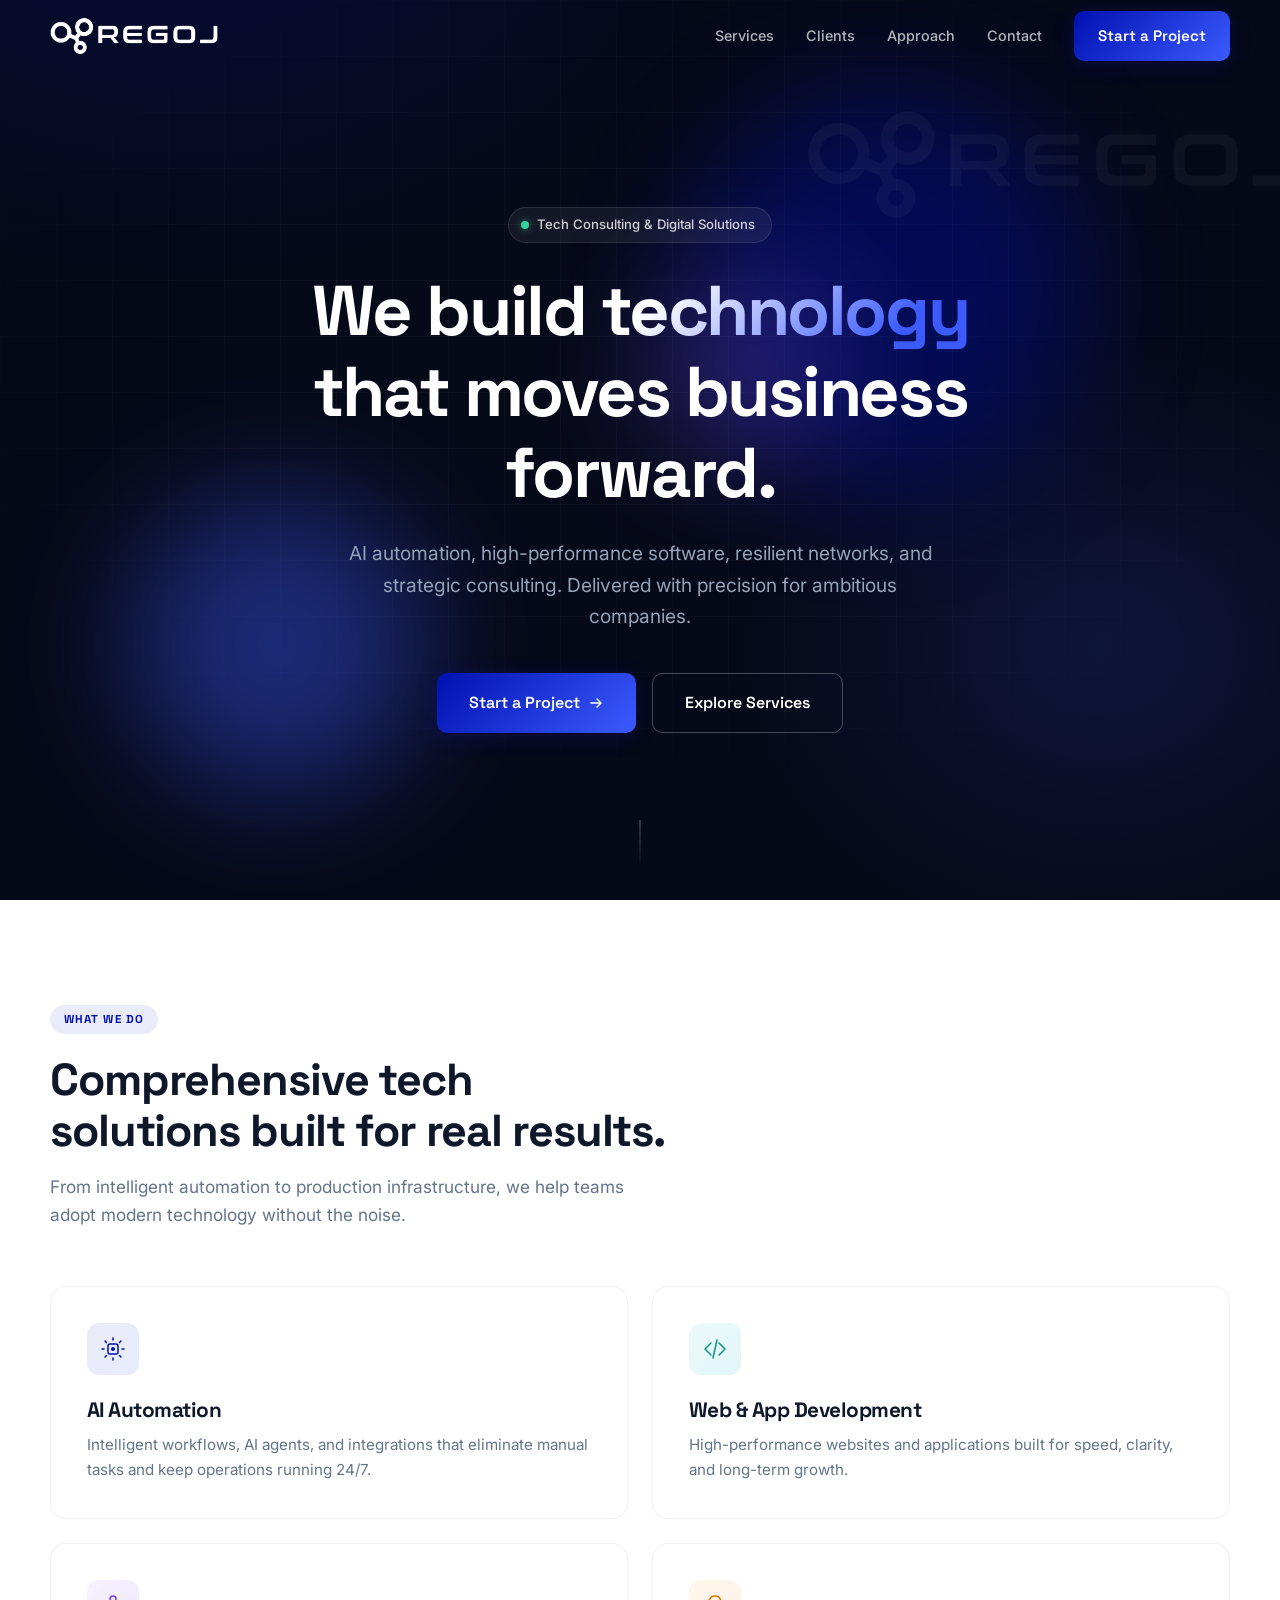
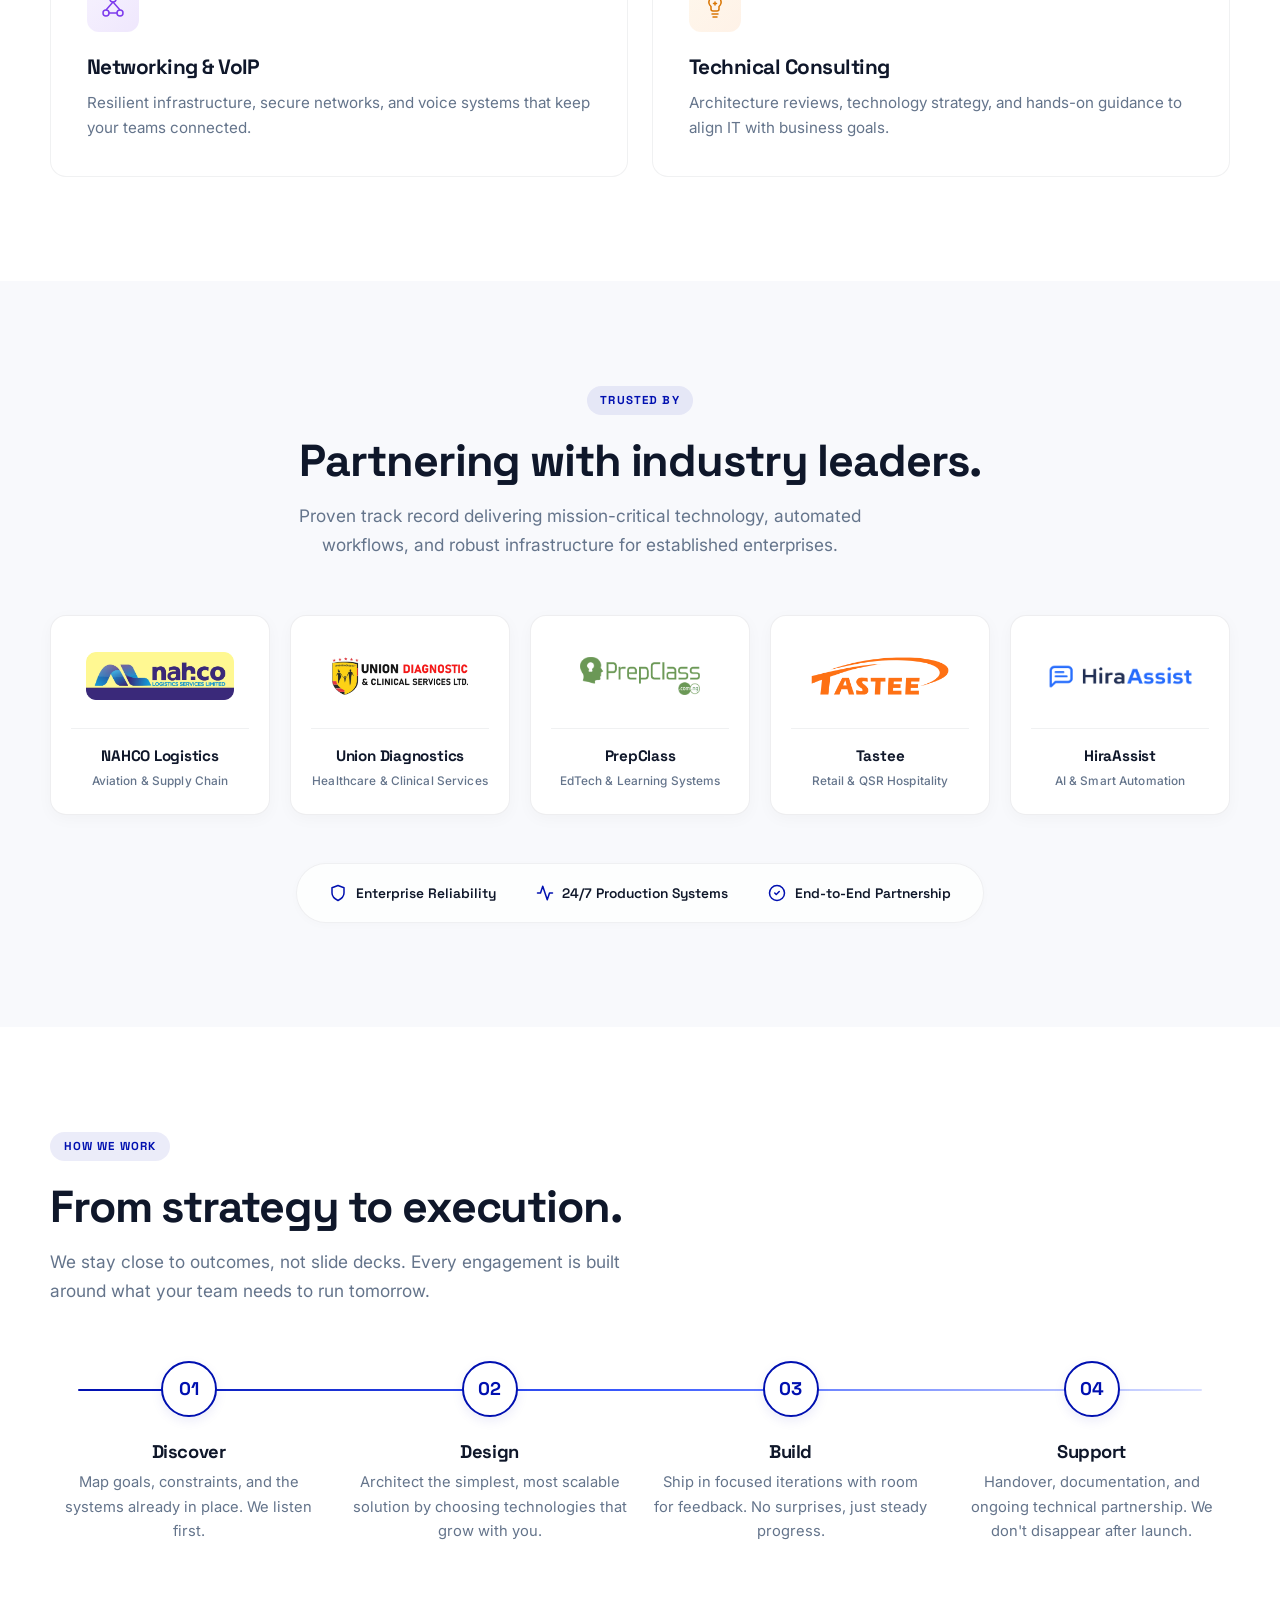
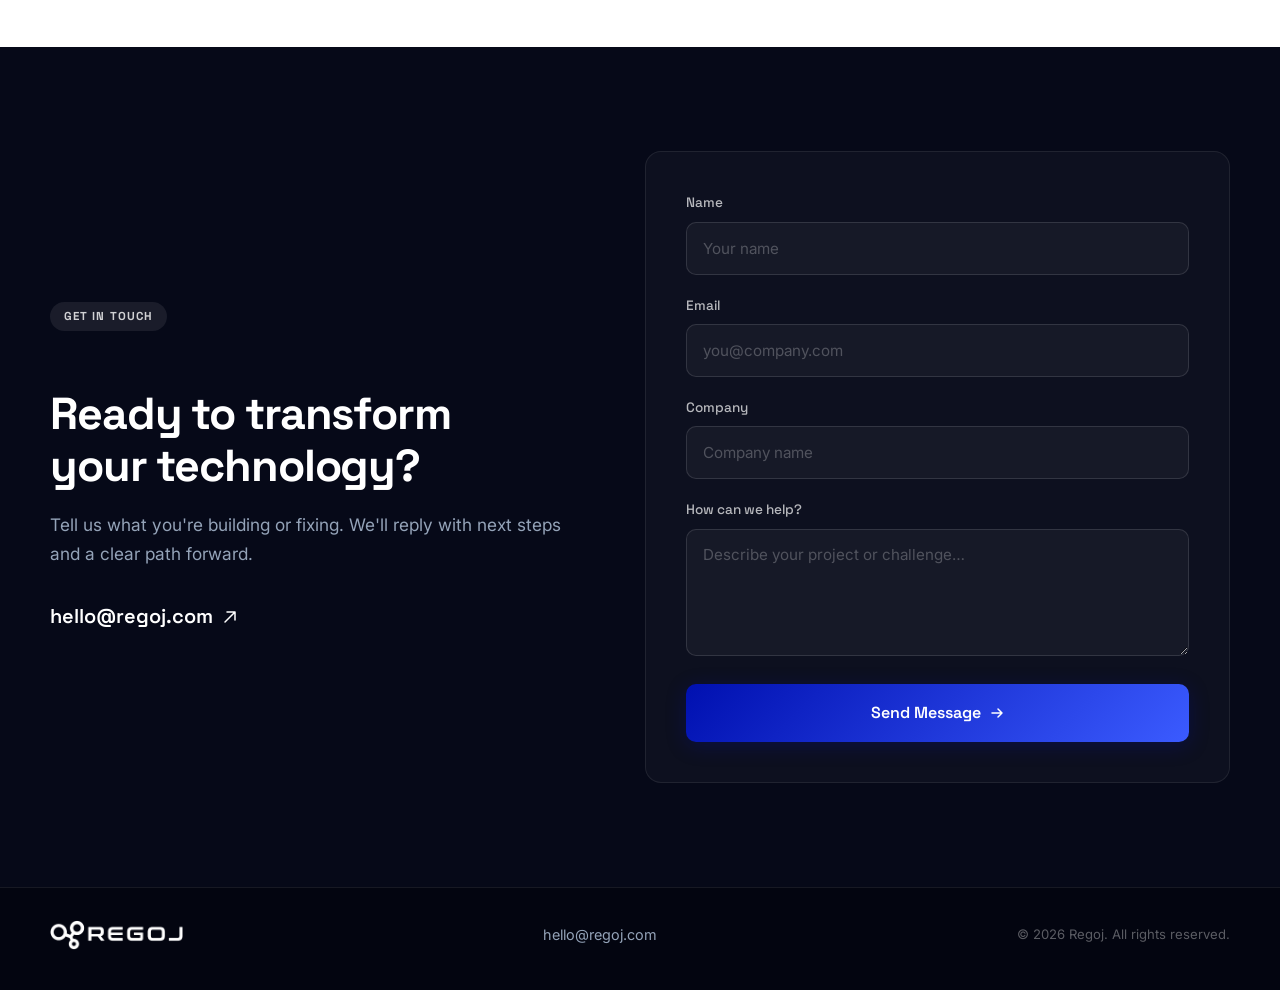
<file: index.html>
<!DOCTYPE html>
<html lang="en">
<head>
    <meta charset="UTF-8">
    <meta name="viewport" content="width=device-width, initial-scale=1.0">
    <title>Regoj | Tech Consulting &amp; Digital Solutions</title>
    <meta name="description" content="Regoj delivers AI automation, web and app development, networking, VoIP, and technical consulting for ambitious businesses.">
    <meta name="theme-color" content="#060918">
    <link rel="icon" type="image/png" href="assets/brand/regoj-icon-512.png">
    <link rel="apple-touch-icon" href="assets/brand/regoj-icon-512.png">

    <!-- Open Graph -->
    <meta property="og:title" content="Regoj | Tech Consulting &amp; Digital Solutions">
    <meta property="og:description" content="AI automation, software, networks, and VoIP. Practical consulting that ships, scales, and stays reliable.">
    <meta property="og:type" content="website">
    <meta property="og:url" content="https://regoj.com">

    <!-- Fonts -->
    <link rel="preconnect" href="https://fonts.googleapis.com">
    <link rel="preconnect" href="https://fonts.gstatic.com" crossorigin>
    <link href="https://fonts.googleapis.com/css2?family=Inter:wght@400;500;600&family=Space+Grotesk:wght@500;600;700&display=swap" rel="stylesheet">

    <link rel="stylesheet" href="styles.css">
</head>
<body>
    <a href="#main" class="skip-link">Skip to content</a>

    <!-- Header -->
    <header class="header" id="header" role="banner">
        <div class="container header__inner">
            <a href="#" class="header__brand" aria-label="Regoj home">
                <img src="assets/brand/Regoj Full Logo white.png" height="38" alt="Regoj" class="header__logo">
            </a>

            <nav class="header__nav" aria-label="Primary">
                <a href="#services">Services</a>
                <a href="#clients">Clients</a>
                <a href="#approach">Approach</a>
                <a href="#contact">Contact</a>
            </nav>

            <a href="#contact" class="btn btn--gradient header__cta">Start a Project</a>

            <button class="header__hamburger" id="nav-toggle" type="button"
                    aria-label="Open menu" aria-expanded="false" aria-controls="mobile-overlay">
                <span></span><span></span><span></span>
            </button>
        </div>
    </header>

    <!-- Mobile overlay -->
    <div class="mobile-overlay" id="mobile-overlay" role="dialog" aria-modal="true" aria-label="Navigation menu">
        <nav class="mobile-overlay__nav">
            <a href="#services" class="mobile-overlay__link">Services</a>
            <a href="#clients" class="mobile-overlay__link">Clients</a>
            <a href="#approach" class="mobile-overlay__link">Approach</a>
            <a href="#contact" class="mobile-overlay__link">Contact</a>
            <a href="#contact" class="btn btn--gradient mobile-overlay__cta">Start a Project</a>
        </nav>
    </div>

    <!-- Main -->
    <main id="main">

        <!-- ===================== HERO ===================== -->
        <section class="hero" id="top">
            <!-- Background layers -->
            <div class="hero__aurora" aria-hidden="true"></div>
            <div class="hero__grid" aria-hidden="true"></div>
            <div class="hero__orbs" aria-hidden="true">
                <div class="hero__orb hero__orb--a"></div>
                <div class="hero__orb hero__orb--b"></div>
                <div class="hero__orb hero__orb--c"></div>
            </div>
            <img src="assets/brand/Regoj Full Logo white.png" alt="" class="hero__watermark" aria-hidden="true">
            <div class="hero__particles" id="particles" aria-hidden="true"></div>

            <!-- Content -->
            <div class="container hero__content">
                <div class="hero__badge reveal">
                    <span class="hero__badge-dot"></span>
                    Tech Consulting &amp; Digital Solutions
                </div>
                <h1 class="hero__title reveal delay-1">
                    We build <span class="text-gradient">technology</span><br>
                    that moves business forward.
                </h1>
                <p class="hero__subtitle reveal delay-2">
                    AI automation, high-performance software, resilient networks, and
                    strategic consulting. Delivered with precision for ambitious companies.
                </p>
                <div class="hero__actions reveal delay-3">
                    <a href="#contact" class="btn btn--gradient btn--lg">
                        Start a Project
                        <svg width="16" height="16" viewBox="0 0 16 16" fill="none" aria-hidden="true">
                            <path d="M3 8h10M9 4l4 4-4 4" stroke="currentColor" stroke-width="1.5" stroke-linecap="round" stroke-linejoin="round"/>
                        </svg>
                    </a>
                    <a href="#services" class="btn btn--outline btn--lg">Explore Services</a>
                </div>
            </div>

            <!-- Scroll hint -->
            <div class="hero__scroll" aria-hidden="true">
                <div class="hero__scroll-line"></div>
            </div>
        </section>

        <!-- ===================== SERVICES ===================== -->
        <section class="section" id="services">
            <div class="container">
                <div class="section__header reveal">
                    <span class="eyebrow">What we do</span>
                    <h2>Comprehensive tech solutions built for real results.</h2>
                    <p class="section__lead">From intelligent automation to production infrastructure, we help teams adopt modern technology without the noise.</p>
                </div>

                <div class="services-grid">
                    <!-- AI Automation -->
                    <article class="card reveal delay-1">
                        <div class="card__icon">
                            <svg width="28" height="28" viewBox="0 0 28 28" fill="none" aria-hidden="true">
                                <path d="M14 3v2m0 18v2M3 14h2m18 0h2M6.1 6.1l1.4 1.4m13 13 1.4 1.4M6.1 21.9l1.4-1.4m13-13 1.4-1.4" stroke="currentColor" stroke-width="1.5" stroke-linecap="round"/>
                                <rect x="9" y="9" width="10" height="10" rx="2" stroke="currentColor" stroke-width="1.5"/>
                                <circle cx="14" cy="14" r="2" fill="currentColor"/>
                            </svg>
                        </div>
                        <h3>AI Automation</h3>
                        <p>Intelligent workflows, AI agents, and integrations that eliminate manual tasks and keep operations running 24/7.</p>
                        <span class="card__arrow" aria-hidden="true">→</span>
                    </article>

                    <!-- Web & App Development -->
                    <article class="card reveal delay-2">
                        <div class="card__icon card__icon--teal">
                            <svg width="28" height="28" viewBox="0 0 28 28" fill="none" aria-hidden="true">
                                <polyline points="10 8 4 14 10 20" stroke="currentColor" stroke-width="1.5" stroke-linecap="round" stroke-linejoin="round"/>
                                <polyline points="18 8 24 14 18 20" stroke="currentColor" stroke-width="1.5" stroke-linecap="round" stroke-linejoin="round"/>
                                <line x1="16" y1="5" x2="12" y2="23" stroke="currentColor" stroke-width="1.5" stroke-linecap="round"/>
                            </svg>
                        </div>
                        <h3>Web &amp; App Development</h3>
                        <p>High-performance websites and applications built for speed, clarity, and long-term growth.</p>
                        <span class="card__arrow" aria-hidden="true">→</span>
                    </article>

                    <!-- Networking & VoIP -->
                    <article class="card reveal delay-3">
                        <div class="card__icon card__icon--violet">
                            <svg width="28" height="28" viewBox="0 0 28 28" fill="none" aria-hidden="true">
                                <circle cx="14" cy="7" r="3" stroke="currentColor" stroke-width="1.5"/>
                                <circle cx="7" cy="21" r="3" stroke="currentColor" stroke-width="1.5"/>
                                <circle cx="21" cy="21" r="3" stroke="currentColor" stroke-width="1.5"/>
                                <line x1="14" y1="10" x2="7" y2="18" stroke="currentColor" stroke-width="1.5"/>
                                <line x1="14" y1="10" x2="21" y2="18" stroke="currentColor" stroke-width="1.5"/>
                                <line x1="10" y1="21" x2="18" y2="21" stroke="currentColor" stroke-width="1.5"/>
                            </svg>
                        </div>
                        <h3>Networking &amp; VoIP</h3>
                        <p>Resilient infrastructure, secure networks, and voice systems that keep your teams connected.</p>
                        <span class="card__arrow" aria-hidden="true">→</span>
                    </article>

                    <!-- Technical Consulting -->
                    <article class="card reveal delay-4">
                        <div class="card__icon card__icon--amber">
                            <svg width="28" height="28" viewBox="0 0 28 28" fill="none" aria-hidden="true">
                                <path d="M14 4a6 6 0 0 1 4 10.5V17a2 2 0 0 1-2 2h-4a2 2 0 0 1-2-2v-2.5A6 6 0 0 1 14 4z" stroke="currentColor" stroke-width="1.5" stroke-linejoin="round"/>
                                <line x1="11" y1="22" x2="17" y2="22" stroke="currentColor" stroke-width="1.5" stroke-linecap="round"/>
                                <line x1="12" y1="25" x2="16" y2="25" stroke="currentColor" stroke-width="1.5" stroke-linecap="round"/>
                                <line x1="14" y1="10" x2="14" y2="13" stroke="currentColor" stroke-width="1.5" stroke-linecap="round"/>
                                <line x1="12.5" y1="11.5" x2="15.5" y2="11.5" stroke="currentColor" stroke-width="1.5" stroke-linecap="round"/>
                            </svg>
                        </div>
                        <h3>Technical Consulting</h3>
                        <p>Architecture reviews, technology strategy, and hands-on guidance to align IT with business goals.</p>
                        <span class="card__arrow" aria-hidden="true">→</span>
                    </article>
                </div>
            </div>
        </section>

        <!-- ===================== CLIENTS ===================== -->
        <section class="section section--gray clients-section" id="clients">
            <div class="container">
                <div class="section__header section__header--center reveal">
                    <span class="eyebrow">Trusted by</span>
                    <h2>Partnering with industry leaders.</h2>
                    <p class="section__lead">Proven track record delivering mission-critical technology, automated workflows, and robust infrastructure for established enterprises.</p>
                </div>

                <div class="clients-showcase reveal delay-1">
                    <div class="client-card">
                        <div class="client-card__logo-box">
                            <img src="assets/logos/nahco.webp" alt="NAHCO Logistics" class="client-card__logo client-card__logo--nahco">
                        </div>
                        <div class="client-card__info">
                            <span class="client-card__name">NAHCO Logistics</span>
                            <span class="client-card__industry">Aviation &amp; Supply Chain</span>
                        </div>
                    </div>

                    <div class="client-card">
                        <div class="client-card__logo-box">
                            <img src="assets/logos/union-diagnostics-logo.png" alt="Union Diagnostics" class="client-card__logo client-card__logo--union">
                        </div>
                        <div class="client-card__info">
                            <span class="client-card__name">Union Diagnostics</span>
                            <span class="client-card__industry">Healthcare &amp; Clinical Services</span>
                        </div>
                    </div>

                    <div class="client-card">
                        <div class="client-card__logo-box">
                            <img src="assets/logos/prepclass.png" alt="PrepClass" class="client-card__logo client-card__logo--prepclass">
                        </div>
                        <div class="client-card__info">
                            <span class="client-card__name">PrepClass</span>
                            <span class="client-card__industry">EdTech &amp; Learning Systems</span>
                        </div>
                    </div>

                    <div class="client-card">
                        <div class="client-card__logo-box">
                            <img src="assets/logos/tastee-fried-chicken.png" alt="Tastee Fried Chicken" class="client-card__logo client-card__logo--tastee">
                        </div>
                        <div class="client-card__info">
                            <span class="client-card__name">Tastee</span>
                            <span class="client-card__industry">Retail &amp; QSR Hospitality</span>
                        </div>
                    </div>

                    <div class="client-card">
                        <div class="client-card__logo-box">
                            <img src="assets/logos/hiraassist.png" alt="HiraAssist" class="client-card__logo client-card__logo--hira">
                        </div>
                        <div class="client-card__info">
                            <span class="client-card__name">HiraAssist</span>
                            <span class="client-card__industry">AI &amp; Smart Automation</span>
                        </div>
                    </div>
                </div>

                <div class="clients-badge-strip reveal delay-2">
                    <div class="trust-pill">
                        <svg width="18" height="18" viewBox="0 0 24 24" fill="none" stroke="currentColor" stroke-width="2" stroke-linecap="round" stroke-linejoin="round"><path d="M12 22s8-4 8-10V5l-8-3-8 3v7c0 6 8 10 8 10z"/></svg>
                        <span>Enterprise Reliability</span>
                    </div>
                    <div class="trust-pill">
                        <svg width="18" height="18" viewBox="0 0 24 24" fill="none" stroke="currentColor" stroke-width="2" stroke-linecap="round" stroke-linejoin="round"><polyline points="22 12 18 12 15 21 9 3 6 12 2 12"/></svg>
                        <span>24/7 Production Systems</span>
                    </div>
                    <div class="trust-pill">
                        <svg width="18" height="18" viewBox="0 0 24 24" fill="none" stroke="currentColor" stroke-width="2" stroke-linecap="round" stroke-linejoin="round"><circle cx="12" cy="12" r="10"/><path d="m9 12 2 2 4-4"/></svg>
                        <span>End-to-End Partnership</span>
                    </div>
                </div>
            </div>
        </section>

        <!-- ===================== APPROACH ===================== -->
        <section class="section" id="approach">
            <div class="container">
                <div class="section__header reveal">
                    <span class="eyebrow">How we work</span>
                    <h2>From strategy to execution.</h2>
                    <p class="section__lead">We stay close to outcomes, not slide decks. Every engagement is built around what your team needs to run tomorrow.</p>
                </div>

                <div class="steps">
                    <article class="step reveal delay-1">
                        <div class="step__number">01</div>
                        <div class="step__body">
                            <h3>Discover</h3>
                            <p>Map goals, constraints, and the systems already in place. We listen first.</p>
                        </div>
                    </article>
                    <article class="step reveal delay-2">
                        <div class="step__number">02</div>
                        <div class="step__body">
                            <h3>Design</h3>
                            <p>Architect the simplest, most scalable solution by choosing technologies that grow with you.</p>
                        </div>
                    </article>
                    <article class="step reveal delay-3">
                        <div class="step__number">03</div>
                        <div class="step__body">
                            <h3>Build</h3>
                            <p>Ship in focused iterations with room for feedback. No surprises, just steady progress.</p>
                        </div>
                    </article>
                    <article class="step reveal delay-4">
                        <div class="step__number">04</div>
                        <div class="step__body">
                            <h3>Support</h3>
                            <p>Handover, documentation, and ongoing technical partnership. We don't disappear after launch.</p>
                        </div>
                    </article>
                </div>
            </div>
        </section>

        <!-- ===================== CONTACT ===================== -->
        <section class="section section--dark" id="contact">
            <div class="container">
                <div class="contact-grid">
                    <div class="contact__info reveal">
                        <span class="eyebrow eyebrow--light">Get in touch</span>
                        <h2>Ready to transform<br>your technology?</h2>
                        <p class="contact__lead">Tell us what you're building or fixing. We'll reply with next steps and a clear path forward.</p>
                        <a href="mailto:hello@regoj.com" class="contact__email">
                            hello@regoj.com
                            <svg width="18" height="18" viewBox="0 0 18 18" fill="none" aria-hidden="true">
                                <path d="M4 14L14 4M14 4H6M14 4v8" stroke="currentColor" stroke-width="1.5" stroke-linecap="round" stroke-linejoin="round"/>
                            </svg>
                        </a>
                    </div>

                    <div class="contact__form-wrap reveal delay-2">
                        <form class="contact-form" id="contact-form" name="contact" method="POST"
                              action="/" data-netlify="true" netlify-honeypot="bot-field"
                              onsubmit="return handleContactSubmit(event);">
                            <input type="hidden" name="form-name" value="contact">
                            <p class="visually-hidden">
                                <label>Don't fill this out: <input name="bot-field"></label>
                                <label>Leave this empty: <input name="work_phone" tabindex="-1" autocomplete="off"></label>
                            </p>

                            <div class="form-field">
                                <label for="name">Name</label>
                                <input type="text" id="name" name="name" autocomplete="name" required placeholder="Your name">
                            </div>
                            <div class="form-field">
                                <label for="email">Email</label>
                                <input type="email" id="email" name="email" autocomplete="email" required placeholder="you@company.com">
                            </div>
                            <div class="form-field">
                                <label for="company">Company</label>
                                <input type="text" id="company" name="company" autocomplete="organization" placeholder="Company name">
                            </div>
                            <div class="form-field">
                                <label for="message">How can we help?</label>
                                <textarea id="message" name="message" rows="4" required placeholder="Describe your project or challenge…"></textarea>
                            </div>
                            <div class="form-status" id="form-status" role="alert" hidden></div>
                            <button class="btn btn--gradient btn--lg form-submit" id="form-submit-btn" type="submit">
                                <span class="form-submit__text">Send Message</span>
                                <svg class="form-submit__arrow" width="16" height="16" viewBox="0 0 16 16" fill="none" aria-hidden="true">
                                    <path d="M3 8h10M9 4l4 4-4 4" stroke="currentColor" stroke-width="1.5" stroke-linecap="round" stroke-linejoin="round"/>
                                </svg>
                                <svg class="form-submit__check" width="18" height="18" viewBox="0 0 24 24" fill="none" stroke="currentColor" stroke-width="2.5" stroke-linecap="round" stroke-linejoin="round" aria-hidden="true" hidden>
                                    <polyline points="20 6 9 17 4 12"/>
                                </svg>
                                <span class="form-submit__spinner" aria-hidden="true" hidden></span>
                            </button>
                            <p class="form-reset-hint" id="form-reset-hint" hidden>
                                Message submitted. <button type="button" class="form-reset-link" id="contact-reset-btn">Send another message</button>
                            </p>
                        </form>
                    </div>
                </div>
            </div>
        </section>
    </main>

    <!-- Footer -->
    <footer class="footer" role="contentinfo">
        <div class="container footer__inner">
            <a href="#top" class="footer__brand" aria-label="Regoj home">
                <img src="assets/brand/Regoj Full Logo white.png" height="30" alt="Regoj">
            </a>
            <a href="mailto:hello@regoj.com" class="footer__email">hello@regoj.com</a>
            <p class="footer__copy">&copy; <span data-year></span> Regoj. All rights reserved.</p>
        </div>
    </footer>

    <script src="script.js?v=2.4"></script>
</body>
</html>
</file>
<file: styles.css>
/* ============================================================
   REGOJ.COM - Styles
   ============================================================ */

/* --- Custom Properties --- */
:root {
  /* Palette */
  --brand:       #0010b0;
  --brand-light: #3b5bff;
  --brand-glow:  rgba(59, 91, 255, 0.35);
  --accent:      #f59e0b;
  --dark:        #060918;
  --dark-card:   #0d1129;
  --dark-border: rgba(255, 255, 255, 0.08);
  --light:       #f8f9fc;
  --white:       #ffffff;
  --ink:         #0f172a;
  --muted:       #64748b;
  --muted-light: #94a3b8;
  --border:      rgba(15, 23, 42, 0.06);

  /* Typography */
  --font-body:    'Inter', system-ui, -apple-system, sans-serif;
  --font-heading: 'Space Grotesk', system-ui, sans-serif;

  /* Layout */
  --container:    1180px;
  --header-h:     72px;
  --radius:       16px;
  --radius-sm:    10px;

  /* Motion */
  --ease:   cubic-bezier(0.22, 1, 0.36, 1);
  --ease-out: cubic-bezier(0, 0, 0.2, 1);
  --dur:    0.35s;
}

/* --- Reset --- */
*, *::before, *::after { box-sizing: border-box; }

html { scroll-behavior: smooth; }

[hidden] {
  display: none !important;
}

body {
  margin: 0;
  font-family: var(--font-body);
  font-size: 1rem;
  line-height: 1.65;
  color: var(--ink);
  background: var(--white);
  -webkit-font-smoothing: antialiased;
  -moz-osx-font-smoothing: grayscale;
}

h1, h2, h3, h4 {
  font-family: var(--font-heading);
  line-height: 1.15;
  letter-spacing: -0.025em;
  color: var(--ink);
  text-wrap: balance;
}

img, svg { display: block; max-width: 100%; }
a { color: inherit; text-decoration: none; }
button, input, textarea { font: inherit; }

/* --- Utilities --- */
.container {
  width: min(var(--container), calc(100% - 3rem));
  margin-inline: auto;
}

.visually-hidden {
  position: absolute !important;
  width: 1px; height: 1px;
  padding: 0; margin: -1px;
  overflow: hidden;
  clip: rect(0, 0, 0, 0);
  border: 0;
}

.skip-link {
  position: absolute; left: 1rem; top: -3rem;
  background: var(--brand); color: white;
  padding: 0.6rem 1rem; border-radius: 999px;
  z-index: 200; font-weight: 600; font-size: 0.9rem;
  transition: top 0.2s var(--ease);
}
.skip-link:focus { top: 1rem; }

/* --- Buttons --- */
.btn {
  display: inline-flex; align-items: center; justify-content: center; gap: 0.5rem;
  padding: 0.8rem 1.5rem;
  font-family: var(--font-heading);
  font-weight: 600; font-size: 0.95rem;
  border: none; border-radius: var(--radius-sm);
  cursor: pointer;
  transition: transform var(--dur) var(--ease),
              box-shadow var(--dur) var(--ease),
              background var(--dur) var(--ease);
}

.btn--gradient {
  background: linear-gradient(135deg, var(--brand) 0%, var(--brand-light) 100%);
  color: white;
  box-shadow: 0 4px 20px rgba(0, 16, 176, 0.25);
}
.btn--gradient:hover {
  transform: translateY(-2px);
  box-shadow: 0 8px 30px rgba(0, 16, 176, 0.35);
}

.btn--outline {
  background: transparent;
  color: white;
  border: 1px solid rgba(255, 255, 255, 0.25);
}
.btn--outline:hover {
  background: rgba(255, 255, 255, 0.08);
  border-color: rgba(255, 255, 255, 0.5);
}

.btn--lg { padding: 1rem 2rem; font-size: 1rem; }

.btn:active { transform: translateY(0); }

/* Focus ring */
.btn:focus-visible,
a:focus-visible,
input:focus-visible,
textarea:focus-visible,
button:focus-visible {
  outline: 2px solid var(--brand-light);
  outline-offset: 2px;
}

/* ============================================================
   HEADER
   ============================================================ */
.header {
  position: fixed; top: 0; left: 0; width: 100%;
  z-index: 60;
  transition: background var(--dur) var(--ease),
              backdrop-filter var(--dur) var(--ease),
              border-color var(--dur) var(--ease);
  border-bottom: 1px solid transparent;
}
.header.is-scrolled {
  background: rgba(6, 9, 24, 0.82);
  backdrop-filter: blur(16px); -webkit-backdrop-filter: blur(16px);
  border-bottom-color: var(--dark-border);
}

.header__inner {
  display: flex; align-items: center; gap: 1.5rem;
  min-height: var(--header-h);
}

.header__brand {
  display: flex; align-items: center; color: white;
}
.header__logo { height: 38px; width: auto; }

.header__nav {
  margin-left: auto;
  display: flex; gap: 2rem;
}
.header__nav a {
  color: rgba(255,255,255,.7);
  font-weight: 500; font-size: 0.9rem;
  transition: color var(--dur) ease;
}
.header__nav a:hover { color: white; }

.header__cta { margin-left: 0.5rem; }

/* Hamburger */
.header__hamburger {
  display: none;
  margin-left: auto;
  width: 44px; height: 44px;
  background: none; border: none; cursor: pointer; padding: 0;
  position: relative; z-index: 70;
}
.header__hamburger span {
  display: block; width: 24px; height: 2px;
  background: white; margin: 5px auto;
  transition: transform var(--dur) var(--ease), opacity 0.2s ease;
  border-radius: 2px;
}
.header__hamburger[aria-expanded="true"] span:first-child {
  transform: translateY(7px) rotate(45deg);
}
.header__hamburger[aria-expanded="true"] span:nth-child(2) {
  opacity: 0;
}
.header__hamburger[aria-expanded="true"] span:last-child {
  transform: translateY(-7px) rotate(-45deg);
}

/* Mobile overlay */
.mobile-overlay {
  position: fixed; inset: 0; z-index: 55;
  background: rgba(6, 9, 24, 0.97);
  backdrop-filter: blur(24px); -webkit-backdrop-filter: blur(24px);
  display: flex; align-items: center; justify-content: center;
  opacity: 0; visibility: hidden;
  transition: opacity var(--dur) var(--ease), visibility var(--dur);
}
.mobile-overlay.is-open {
  opacity: 1; visibility: visible;
}
.mobile-overlay__nav {
  display: flex; flex-direction: column; align-items: center; gap: 1.5rem;
  text-align: center;
}
.mobile-overlay__link {
  font-family: var(--font-heading);
  font-size: 2rem; font-weight: 600; color: white;
  transition: opacity var(--dur) ease;
}
.mobile-overlay__link:hover { opacity: 0.7; }
.mobile-overlay__cta { margin-top: 1rem; font-size: 1rem; }

/* ============================================================
   HERO
   ============================================================ */
.hero {
  position: relative;
  min-height: 100vh;
  display: flex; align-items: center;
  background: var(--dark);
  overflow: hidden;
  padding: calc(var(--header-h) + 2rem) 0 4rem;
}

/* Aurora gradient background */
.hero__aurora {
  position: absolute; inset: -60% -40%;
  background:
    radial-gradient(ellipse 800px 600px at 30% 20%, rgba(0, 16, 176, 0.22), transparent 70%),
    radial-gradient(ellipse 600px 500px at 70% 60%, rgba(59, 91, 255, 0.15), transparent 60%),
    radial-gradient(ellipse 400px 300px at 50% 80%, rgba(139, 92, 246, 0.1), transparent 50%);
  animation: aurora-drift 25s ease-in-out infinite alternate;
}
@keyframes aurora-drift {
  0%   { transform: translate(0, 0) scale(1); }
  50%  { transform: translate(-5%, 3%) scale(1.05); }
  100% { transform: translate(3%, -2%) scale(1); }
}

/* Faint grid */
.hero__grid {
  position: absolute; inset: 0;
  background-image:
    linear-gradient(rgba(255,255,255,0.035) 1px, transparent 1px),
    linear-gradient(90deg, rgba(255,255,255,0.035) 1px, transparent 1px);
  background-size: 56px 56px;
  mask-image: radial-gradient(ellipse 80% 70% at 50% 40%, black 30%, transparent 75%);
  -webkit-mask-image: radial-gradient(ellipse 80% 70% at 50% 40%, black 30%, transparent 75%);
}

/* Glowing orbs */
.hero__orbs { position: absolute; inset: 0; pointer-events: none; }
.hero__orb {
  position: absolute; border-radius: 50%;
  filter: blur(60px); opacity: 0.4;
}
.hero__orb--a {
  width: 400px; height: 400px;
  top: 10%; right: 15%;
  background: var(--brand);
  animation: orb-float 8s ease-in-out infinite;
}
.hero__orb--b {
  width: 300px; height: 300px;
  top: 55%; left: 10%;
  background: var(--brand-light);
  animation: orb-float 10s ease-in-out 2s infinite;
}
.hero__orb--c {
  width: 200px; height: 200px;
  top: 30%; left: 50%;
  background: rgba(139, 92, 246, 0.6);
  animation: orb-float 12s ease-in-out 4s infinite;
}
@keyframes orb-float {
  0%, 100% { transform: translate(0, 0); }
  50%      { transform: translate(20px, -30px); }
}

/* Watermark logo */
.hero__watermark {
  position: absolute;
  right: -2%; top: 12%;
  width: min(50vw, 500px);
  opacity: 0.04;
  animation: watermark-drift 20s ease-in-out infinite alternate;
}
@keyframes watermark-drift {
  0%   { transform: translateY(0) rotate(-3deg); }
  100% { transform: translateY(-30px) rotate(5deg); }
}

/* Particles */
.hero__particles { position: absolute; inset: 0; pointer-events: none; }
.particle {
  position: absolute; border-radius: 50%;
  background: var(--brand-light); opacity: 0;
  animation: particle-rise linear infinite;
}
@keyframes particle-rise {
  0%   { opacity: 0; transform: translateY(0) scale(0.5); }
  20%  { opacity: 0.6; }
  80%  { opacity: 0.3; }
  100% { opacity: 0; transform: translateY(-100vh) scale(1); }
}

/* Hero content */
.hero__content {
  position: relative; z-index: 10;
  text-align: center;
  max-width: 860px;
  margin-inline: auto;
}

.hero__badge {
  display: inline-flex; align-items: center; gap: 0.5rem;
  padding: 0.4rem 1rem 0.4rem 0.75rem;
  background: rgba(255, 255, 255, 0.06);
  border: 1px solid rgba(255, 255, 255, 0.1);
  border-radius: 999px;
  color: rgba(255,255,255,0.8);
  font-size: 0.82rem; font-weight: 500;
  margin-bottom: 1.75rem;
}
.hero__badge-dot {
  width: 8px; height: 8px; border-radius: 50%;
  background: #34d399;
  box-shadow: 0 0 8px rgba(52, 211, 153, 0.5);
  animation: pulse-dot 2s ease-in-out infinite;
}
@keyframes pulse-dot {
  0%, 100% { opacity: 1; transform: scale(1); }
  50%      { opacity: 0.5; transform: scale(0.8); }
}

.hero__title {
  margin: 0 0 1.5rem;
  font-size: clamp(2.5rem, 5.5vw, 4.5rem);
  font-weight: 700;
  color: white;
  letter-spacing: -0.035em;
}

.text-gradient {
  background: linear-gradient(135deg, #ffffff 20%, var(--brand-light) 80%);
  -webkit-background-clip: text;
  -webkit-text-fill-color: transparent;
  background-clip: text;
}

.hero__subtitle {
  margin: 0 auto 2.5rem;
  max-width: 600px;
  color: var(--muted-light);
  font-size: clamp(1.05rem, 1.8vw, 1.2rem);
}

.hero__actions {
  display: flex; flex-wrap: wrap; gap: 1rem;
  justify-content: center;
}

/* Scroll indicator */
.hero__scroll {
  position: absolute; bottom: 2rem; left: 50%;
  transform: translateX(-50%);
}
.hero__scroll-line {
  width: 1px; height: 48px;
  background: linear-gradient(to bottom, rgba(255,255,255,0.4), transparent);
  animation: scroll-pulse 2s ease-in-out infinite;
}
@keyframes scroll-pulse {
  0%, 100% { opacity: 1; transform: scaleY(1); }
  50%      { opacity: 0.3; transform: scaleY(0.6); }
}

/* ============================================================
   SECTIONS (common)
   ============================================================ */
.section { padding: 6.5rem 0; }

.section--gray { background: var(--light); }

.section--dark {
  background: var(--dark);
  color: white;
}
.section--dark h2, .section--dark h3 { color: white; }

.section__header { max-width: 740px; margin-bottom: 3.5rem; }
.section__header--center { text-align: center; margin-inline: auto; }

.section__header h2 {
  margin: 0 0 1rem;
  font-size: clamp(1.9rem, 3.5vw, 2.8rem);
}

.section__lead {
  margin: 0;
  color: var(--muted);
  font-size: 1.08rem;
  max-width: 620px;
  text-wrap: pretty;
}

/* Eyebrow pill */
.eyebrow {
  display: inline-flex; align-items: center;
  padding: 0.3rem 0.85rem;
  background: rgba(0, 16, 176, 0.08);
  color: var(--brand);
  font-family: var(--font-heading);
  font-weight: 700; font-size: 0.72rem;
  letter-spacing: 0.1em; text-transform: uppercase;
  border-radius: 999px;
  margin-bottom: 1.25rem;
}
.eyebrow--light {
  background: rgba(255, 255, 255, 0.08);
  color: rgba(255, 255, 255, 0.8);
}

/* ============================================================
   SERVICE CARDS
   ============================================================ */
.services-grid {
  display: grid;
  grid-template-columns: repeat(2, 1fr);
  gap: 1.5rem;
}

.card {
  position: relative;
  padding: 2.25rem;
  background: white;
  border: 1px solid var(--border);
  border-radius: var(--radius);
  transition: transform var(--dur) var(--ease),
              box-shadow var(--dur) var(--ease),
              border-color var(--dur) var(--ease);
  overflow: hidden;
}
.card::before {
  content: '';
  position: absolute; inset: 0;
  border-radius: inherit;
  opacity: 0;
  background: linear-gradient(135deg, rgba(0,16,176,0.03), rgba(59,91,255,0.06));
  transition: opacity var(--dur) ease;
}
.card:hover {
  transform: translateY(-4px);
  border-color: rgba(0, 16, 176, 0.2);
  box-shadow: 0 16px 40px rgba(0, 16, 176, 0.08);
}
.card:hover::before { opacity: 1; }

.card__icon {
  position: relative; z-index: 1;
  width: 52px; height: 52px;
  display: flex; align-items: center; justify-content: center;
  border-radius: 12px;
  background: linear-gradient(135deg, rgba(0,16,176,0.08), rgba(59,91,255,0.12));
  color: var(--brand);
  margin-bottom: 1.5rem;
}
.card__icon--teal {
  background: linear-gradient(135deg, rgba(20,184,166,0.08), rgba(6,182,212,0.12));
  color: #0d9488;
}
.card__icon--violet {
  background: linear-gradient(135deg, rgba(139,92,246,0.08), rgba(124,58,237,0.12));
  color: #7c3aed;
}
.card__icon--amber {
  background: linear-gradient(135deg, rgba(245,158,11,0.08), rgba(251,146,60,0.12));
  color: #d97706;
}

.card h3 {
  position: relative; z-index: 1;
  margin: 0 0 0.6rem;
  font-size: 1.3rem;
}
.card p {
  position: relative; z-index: 1;
  margin: 0;
  color: var(--muted);
  font-size: 0.95rem;
}

.card__arrow {
  position: absolute; bottom: 1.75rem; right: 1.75rem;
  font-size: 1.25rem; color: var(--brand);
  opacity: 0; transform: translateX(-8px);
  transition: opacity var(--dur) ease, transform var(--dur) var(--ease);
}
.card:hover .card__arrow {
  opacity: 1; transform: translateX(0);
}

/* ============================================================
   CLIENT PARTNER SHOWCASE
   ============================================================ */
.clients-section {
  position: relative;
}

.clients-showcase {
  display: grid;
  grid-template-columns: repeat(5, 1fr);
  gap: 1.25rem;
  margin-bottom: 3rem;
}

.client-card {
  background: var(--white);
  border: 1px solid rgba(15, 23, 42, 0.07);
  border-radius: var(--radius);
  padding: 1.75rem 1.25rem 1.4rem;
  display: flex;
  flex-direction: column;
  align-items: center;
  text-align: center;
  transition: transform var(--dur) var(--ease),
              box-shadow var(--dur) var(--ease),
              border-color var(--dur) var(--ease);
  box-shadow: 0 4px 16px rgba(15, 23, 42, 0.03);
  position: relative;
  overflow: hidden;
}

.client-card::after {
  content: '';
  position: absolute;
  top: 0; left: 0; right: 0; height: 3px;
  background: linear-gradient(90deg, var(--brand), var(--brand-light));
  opacity: 0;
  transition: opacity var(--dur) ease;
}

.client-card:hover {
  transform: translateY(-5px);
  border-color: rgba(0, 16, 176, 0.22);
  box-shadow: 0 16px 36px rgba(0, 16, 176, 0.09);
}

.client-card:hover::after {
  opacity: 1;
}

.client-card__logo-box {
  width: 100%;
  height: 64px;
  display: flex;
  align-items: center;
  justify-content: center;
  margin-bottom: 1.25rem;
}

.client-card__logo {
  max-height: 44px;
  max-width: 155px;
  width: auto;
  object-fit: contain;
  opacity: 0.92;
  transition: transform var(--dur) var(--ease), opacity var(--dur) ease;
}

.client-card:hover .client-card__logo {
  transform: scale(1.06);
  opacity: 1;
}

/* Individual optical balance adjustments */
.client-card__logo--nahco {
  max-height: 48px;
  max-width: 155px;
}

.client-card__logo--union {
  max-height: 38px;
  max-width: 165px;
}

.client-card__logo--prepclass {
  max-height: 38px;
  max-width: 140px;
}

.client-card__logo--tastee {
  max-height: 40px;
  max-width: 150px;
}

.client-card__logo--hira {
  max-height: 30px;
  max-width: 145px;
}

.client-card__info {
  margin-top: auto;
  width: 100%;
  padding-top: 0.85rem;
  border-top: 1px solid rgba(15, 23, 42, 0.06);
  display: flex;
  flex-direction: column;
  gap: 0.25rem;
}

.client-card__name {
  font-family: var(--font-heading);
  font-weight: 700;
  font-size: 0.95rem;
  color: var(--ink);
  letter-spacing: -0.015em;
}

.client-card__industry {
  font-size: 0.74rem;
  font-weight: 500;
  color: var(--muted);
  letter-spacing: 0.01em;
}

/* Bottom trust badge strip */
.clients-badge-strip {
  display: flex;
  justify-content: center;
  align-items: center;
  flex-wrap: wrap;
  gap: 1.75rem 2.5rem;
  padding: 1.1rem 2rem;
  background: rgba(255, 255, 255, 0.75);
  border: 1px solid rgba(15, 23, 42, 0.06);
  border-radius: 999px;
  width: fit-content;
  margin: 0 auto;
  box-shadow: 0 2px 10px rgba(15, 23, 42, 0.02);
}

.trust-pill {
  display: inline-flex;
  align-items: center;
  gap: 0.55rem;
  color: var(--ink);
  font-family: var(--font-heading);
  font-size: 0.86rem;
  font-weight: 600;
}

.trust-pill svg {
  color: var(--brand);
  flex-shrink: 0;
}

/* ============================================================
   PROCESS STEPS
   ============================================================ */
.steps {
  display: grid;
  grid-template-columns: repeat(4, 1fr);
  gap: 1.5rem;
  position: relative;
}

/* Connecting line */
.steps::before {
  content: '';
  position: absolute;
  top: 28px; left: 28px; right: 28px;
  height: 2px;
  background: linear-gradient(to right, var(--brand), var(--brand-light), rgba(59,91,255,0.2));
  border-radius: 1px;
}

.step {
  position: relative;
  text-align: center;
}

.step__number {
  display: flex; align-items: center; justify-content: center;
  width: 56px; height: 56px;
  margin: 0 auto 1.5rem;
  border-radius: 50%;
  background: white;
  border: 2px solid var(--brand);
  color: var(--brand);
  font-family: var(--font-heading);
  font-weight: 700; font-size: 1.15rem;
  position: relative; z-index: 2;
  box-shadow: 0 4px 12px rgba(0, 16, 176, 0.08);
}

.step h3 {
  margin: 0 0 0.5rem;
  font-size: 1.15rem;
}
.step p {
  margin: 0;
  color: var(--muted);
  font-size: 0.92rem;
}

/* ============================================================
   CONTACT SECTION
   ============================================================ */
.contact-grid {
  display: grid;
  grid-template-columns: 1fr 1.1fr;
  gap: 4rem;
  align-items: center;
}

.contact__info h2 {
  font-size: clamp(2rem, 3.5vw, 2.8rem);
  margin-bottom: 1.25rem;
}

.contact__lead {
  color: var(--muted-light);
  font-size: 1.08rem;
  margin: 0 0 2rem;
}

.contact__email {
  display: inline-flex; align-items: center; gap: 0.5rem;
  font-family: var(--font-heading);
  font-weight: 600; font-size: 1.25rem;
  color: white;
  transition: color var(--dur) ease;
}
.contact__email svg {
  transition: transform var(--dur) var(--ease);
}
.contact__email:hover { color: var(--brand-light); }
.contact__email:hover svg { transform: translate(3px, -3px); }

/* Form */
.contact-form {
  padding: 2.5rem;
  background: rgba(255, 255, 255, 0.03);
  border: 1px solid var(--dark-border);
  border-radius: var(--radius);
  display: grid; gap: 1.25rem;
}

.form-field label {
  display: block;
  font-family: var(--font-heading);
  font-weight: 500; font-size: 0.85rem;
  color: rgba(255,255,255,0.7);
  margin-bottom: 0.45rem;
}

.form-field input,
.form-field textarea {
  width: 100%;
  padding: 0.8rem 1rem;
  background: rgba(255, 255, 255, 0.04);
  border: 1px solid rgba(255, 255, 255, 0.12);
  border-radius: var(--radius-sm);
  color: white;
  font-size: 0.95rem;
  transition: border-color var(--dur) ease, box-shadow var(--dur) ease;
}
.form-field input::placeholder,
.form-field textarea::placeholder {
  color: rgba(255, 255, 255, 0.25);
}
.form-field input:focus,
.form-field textarea:focus {
  outline: none;
  border-color: var(--brand-light);
  box-shadow: 0 0 0 3px rgba(59, 91, 255, 0.15);
}

.form-submit {
  width: 100%;
  justify-content: center;
  position: relative;
}

.form-submit[disabled] {
  opacity: 0.8;
  cursor: not-allowed;
  transform: none !important;
}

.form-submit__spinner {
  width: 18px;
  height: 18px;
  border: 2px solid rgba(255, 255, 255, 0.35);
  border-top-color: #ffffff;
  border-radius: 50%;
  animation: spin 0.7s linear infinite;
  display: inline-block;
}

@keyframes spin {
  to { transform: rotate(360deg); }
}

.form-submit.is-loading .form-submit__arrow {
  display: none;
}

.form-submit.is-loading .form-submit__spinner {
  display: inline-block !important;
}

/* Success state on submit button */
.form-submit.is-success {
  background: linear-gradient(135deg, #10b981 0%, #059669 100%) !important;
  box-shadow: 0 4px 20px rgba(16, 185, 129, 0.35) !important;
  cursor: default;
}
.form-submit.is-success .form-submit__arrow {
  display: none !important;
}
.form-submit.is-success .form-submit__check {
  display: inline-block !important;
}

/* Form status banner */
.form-status {
  padding: 0.85rem 1rem;
  border-radius: var(--radius-sm);
  font-size: 0.88rem;
  line-height: 1.45;
}

.form-status.is-success {
  display: flex;
  align-items: flex-start;
  gap: 0.85rem;
  padding: 1rem 1.15rem;
  background: rgba(16, 185, 129, 0.1);
  border: 1px solid rgba(52, 211, 153, 0.35);
  border-radius: var(--radius-sm);
  box-shadow: 0 0 20px rgba(16, 185, 129, 0.1);
  animation: fadeIn 0.3s var(--ease-out);
}

.form-status.is-success .form-status__icon {
  color: #34d399;
  flex-shrink: 0;
  margin-top: 2px;
}

.form-status.is-success strong {
  display: block;
  font-family: var(--font-heading);
  font-size: 0.98rem;
  color: #ffffff;
  margin-bottom: 0.25rem;
}

.form-status.is-success span {
  display: block;
  color: rgba(230, 255, 250, 0.88);
  font-size: 0.88rem;
  line-height: 1.5;
}

.form-status.is-error {
  background: rgba(239, 68, 68, 0.15);
  border: 1px solid rgba(239, 68, 68, 0.4);
  color: #fca5a5;
  display: block;
}

/* Submitted state styling on inputs */
.contact-form.is-submitted .form-field input,
.contact-form.is-submitted .form-field textarea {
  opacity: 0.7;
  cursor: not-allowed;
}

/* Reset hint */
.form-reset-hint {
  margin: 0.25rem 0 0;
  font-size: 0.84rem;
  color: rgba(255, 255, 255, 0.55);
  text-align: center;
}

.form-reset-link {
  background: none;
  border: none;
  padding: 0;
  color: var(--brand-light);
  font-size: inherit;
  font-family: inherit;
  text-decoration: underline;
  cursor: pointer;
  margin-left: 0.35rem;
  transition: color var(--dur) ease;
}
.form-reset-link:hover {
  color: white;
}

/* ============================================================
   FOOTER
   ============================================================ */
.footer {
  background: #030510;
  border-top: 1px solid var(--dark-border);
  padding: 2rem 0 2.5rem;
}

.footer__inner {
  display: flex; align-items: center; justify-content: space-between;
  gap: 1rem; flex-wrap: wrap;
}

.footer__brand {
  display: flex; align-items: center; gap: 0.5rem;
  color: white;
  font-family: var(--font-heading);
  font-weight: 700; font-size: 1.05rem;
}

.footer__email {
  color: var(--muted-light);
  font-size: 0.9rem;
  transition: color var(--dur) ease;
}
.footer__email:hover { color: white; }

.footer__copy {
  color: rgba(255, 255, 255, 0.35);
  font-size: 0.82rem;
  margin: 0;
}

/* ============================================================
   REVEAL ANIMATIONS
   ============================================================ */
.reveal {
  opacity: 0;
  transform: translateY(28px);
  transition: opacity 0.7s var(--ease-out), transform 0.7s var(--ease-out);
}
.reveal.is-visible {
  opacity: 1;
  transform: none;
}
.delay-1 { transition-delay: 0.1s; }
.delay-2 { transition-delay: 0.2s; }
.delay-3 { transition-delay: 0.3s; }
.delay-4 { transition-delay: 0.4s; }

/* ============================================================
   RESPONSIVE
   ============================================================ */
@media (max-width: 900px) {
  .header__nav, .header__cta { display: none; }
  .header__hamburger { display: block; }

  .hero { padding-top: calc(var(--header-h) + 1rem); }
  .hero__title { font-size: clamp(2.2rem, 7vw, 3.5rem); }
  .hero__watermark {
    width: min(70vw, 320px);
    right: -5%; top: 8%;
    opacity: 0.03;
  }
  .hero__orb--a { width: 250px; height: 250px; }
  .hero__orb--b { width: 180px; height: 180px; }
  .hero__orb--c { display: none; }

  .section { padding: 4.5rem 0; }
  .services-grid { grid-template-columns: 1fr; }

  .steps {
    grid-template-columns: 1fr;
    gap: 0;
  }
  .steps::before {
    top: 0; bottom: 0;
    left: 27px; right: auto;
    width: 2px; height: auto;
  }
  .step {
    text-align: left;
    display: grid;
    grid-template-columns: 56px 1fr;
    gap: 1.25rem;
    align-items: start;
    padding-bottom: 2rem;
  }
  .step__number { margin: 0; }
  .step__body { padding-top: 0.5rem; }

  .contact-grid { grid-template-columns: 1fr; gap: 2.5rem; }

  .clients-showcase {
    grid-template-columns: repeat(2, 1fr);
    gap: 1rem;
  }
  .clients-showcase .client-card:last-child {
    grid-column: 1 / -1;
    max-width: 360px;
    margin-inline: auto;
    width: 100%;
  }
  .clients-badge-strip {
    border-radius: var(--radius);
    padding: 1.25rem 1.5rem;
    gap: 1rem 1.5rem;
  }
}

@media (max-width: 560px) {
  .container { width: calc(100% - 2rem); }

  .hero__actions { flex-direction: column; align-items: stretch; }
  .hero__badge { font-size: 0.75rem; }

  .clients-showcase {
    grid-template-columns: 1fr;
  }
  .clients-showcase .client-card:last-child {
    max-width: 100%;
  }
  .clients-badge-strip {
    flex-direction: column;
    align-items: flex-start;
    width: 100%;
    padding: 1.25rem;
  }

  .card { padding: 1.75rem; }
  .card__icon { width: 44px; height: 44px; }

  .contact-form { padding: 1.5rem; }

  .footer__inner {
    flex-direction: column;
    align-items: flex-start; gap: 0.75rem;
  }
}

/* ============================================================
   REDUCED MOTION
   ============================================================ */
@media (prefers-reduced-motion: reduce) {
  html { scroll-behavior: auto; }

  *,
  *::before,
  *::after {
    animation-duration: 0.01ms !important;
    animation-iteration-count: 1 !important;
    transition-duration: 0.01ms !important;
  }

  .reveal {
    opacity: 1 !important;
    transform: none !important;
  }
}
</file>
